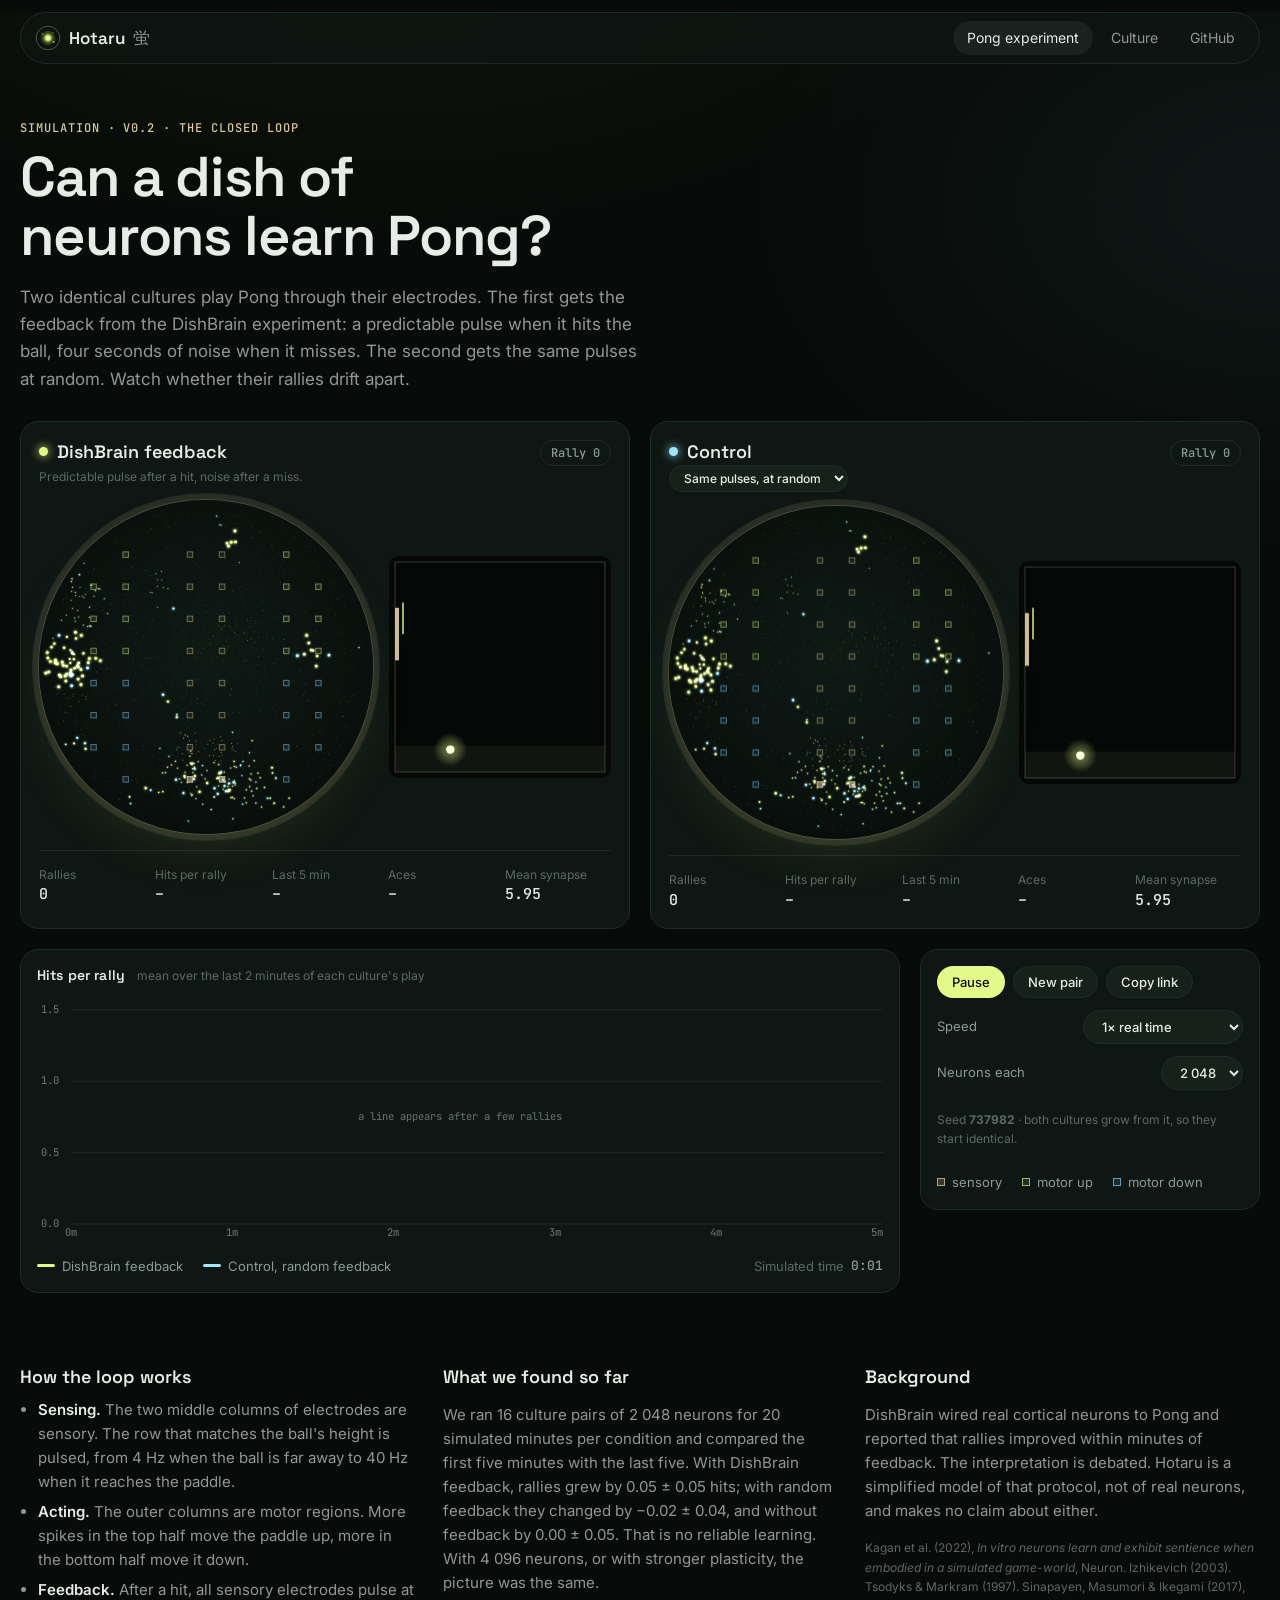
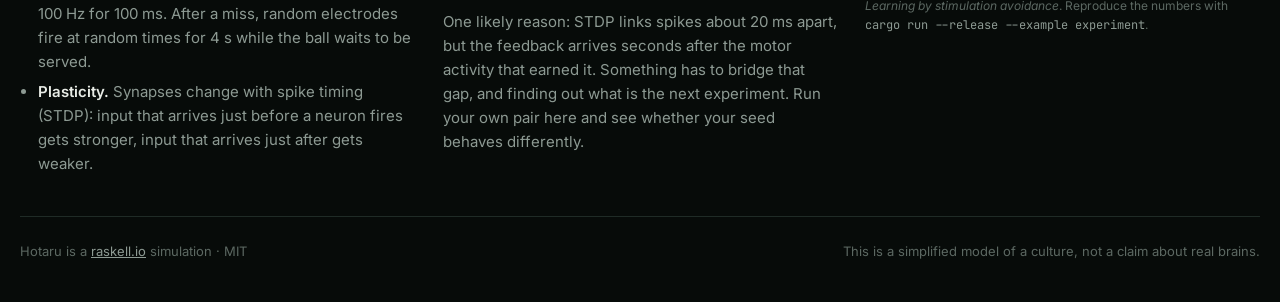
<file: index.html>
<!doctype html>
<html lang="en">
<head>
  <meta charset="utf-8">
  <meta name="viewport" content="width=device-width, initial-scale=1">
  <title>Hotaru · can a dish of neurons learn Pong?</title>
  <meta name="description" content="Two identical simulated neuron cultures play Pong through a 60-electrode array. One gets DishBrain's feedback, the other gets the same pulses at random. Watch whether their rallies diverge.">
  <meta name="color-scheme" content="dark">
  <link rel="icon" href="favicon.svg" type="image/svg+xml">
  <link rel="preconnect" href="https://fonts.googleapis.com">
  <link rel="preconnect" href="https://fonts.gstatic.com" crossorigin>
  <link href="https://fonts.googleapis.com/css2?family=Space+Grotesk:wght@500;600;700&family=Inter:wght@400;500;600&family=JetBrains+Mono:wght@400;500&display=swap" rel="stylesheet">
  <link rel="stylesheet" href="style.css">
</head>
<body>
  <nav class="nav">
    <a class="brand" href="./" aria-label="Hotaru home">
      <img src="favicon.svg" alt="" width="26" height="26">
      <span>Hotaru</span><span class="kanji" lang="ja">蛍</span>
    </a>
    <div class="nav-links">
      <a href="./" aria-current="page">Pong<span class="wide"> experiment</span></a>
      <a href="culture.html">Culture</a>
      <a href="https://github.com/raskell-io/hotaru">GitHub</a>
    </div>
  </nav>

  <main id="top">
    <header class="intro">
      <p class="eyebrow">Simulation · v0.2 · the closed loop</p>
      <h1>Can a dish of neurons learn Pong?</h1>
      <p class="lede">
        Two identical cultures play Pong through their electrodes. The first gets the feedback from
        the DishBrain experiment: a predictable pulse when it hits the ball, four seconds of noise when
        it misses. The second gets the same pulses at random. Watch whether their rallies drift apart.
      </p>
    </header>

    <section class="arena" aria-label="The two cultures">
      <article class="player" id="p-feedback" data-tone="firefly">
        <header class="player-head">
          <div>
            <h2>DishBrain feedback</h2>
            <p class="note">Predictable pulse after a hit, noise after a miss.</p>
          </div>
          <span class="chip" data-role="chip">Playing</span>
        </header>
        <div class="stage">
          <div class="dish small" data-role="dish">
            <canvas data-role="neurons" aria-label="Neurons of the feedback culture"></canvas>
            <canvas data-role="overlay" aria-hidden="true"></canvas>
          </div>
          <canvas class="pong" data-role="pong" aria-label="Pong played by the feedback culture"></canvas>
        </div>
        <dl class="stats">
          <div><dt>Rallies</dt><dd data-stat="rallies">0</dd></div>
          <div><dt>Hits per rally</dt><dd data-stat="mean">–</dd></div>
          <div><dt>Last 5 min</dt><dd data-stat="recent">–</dd></div>
          <div><dt>Aces</dt><dd data-stat="aces">–</dd></div>
          <div><dt>Mean synapse</dt><dd data-stat="weight">–</dd></div>
        </dl>
      </article>

      <article class="player" id="p-control" data-tone="ice">
        <header class="player-head">
          <div>
            <h2>Control</h2>
            <label class="note control-pick">
              <select id="control" aria-label="Control condition">
                <option value="random" selected>Same pulses, at random</option>
                <option value="silent">No feedback at all</option>
              </select>
            </label>
          </div>
          <span class="chip" data-role="chip">Playing</span>
        </header>
        <div class="stage">
          <div class="dish small" data-role="dish">
            <canvas data-role="neurons" aria-label="Neurons of the control culture"></canvas>
            <canvas data-role="overlay" aria-hidden="true"></canvas>
          </div>
          <canvas class="pong" data-role="pong" aria-label="Pong played by the control culture"></canvas>
        </div>
        <dl class="stats">
          <div><dt>Rallies</dt><dd data-stat="rallies">0</dd></div>
          <div><dt>Hits per rally</dt><dd data-stat="mean">–</dd></div>
          <div><dt>Last 5 min</dt><dd data-stat="recent">–</dd></div>
          <div><dt>Aces</dt><dd data-stat="aces">–</dd></div>
          <div><dt>Mean synapse</dt><dd data-stat="weight">–</dd></div>
        </dl>
      </article>
    </section>

    <section class="lower">
      <div class="card chart-card">
        <div class="trace-head">
          <h2>Hits per rally</h2>
          <span class="note">mean over the last 2 minutes of each culture's play</span>
        </div>
        <canvas id="chart" aria-label="Hits per rally over time for both cultures"></canvas>
        <p class="legend left">
          <span><i class="line firefly"></i>DishBrain feedback</span>
          <span><i class="line ice"></i><span id="legend-control">Control, random feedback</span></span>
          <span class="muted">Simulated time <b id="s-time">0:00</b></span>
        </p>
      </div>

      <div class="card controls">
        <div class="row">
          <button id="play" class="btn primary" aria-pressed="true">Pause</button>
          <button id="new" class="btn">New pair</button>
          <button id="share" class="btn" title="Copy a link to this pair">Copy link</button>
        </div>
        <label>Speed
          <select id="speed">
            <option value="1" selected>1× real time</option>
            <option value="2">2×</option>
            <option value="5">5×</option>
            <option value="10">10×</option>
            <option value="1000">As fast as possible</option>
          </select>
        </label>
        <label>Neurons each
          <select id="size">
            <option value="1024">1 024</option>
            <option value="2048" selected>2 048</option>
            <option value="4096">4 096</option>
          </select>
        </label>
        <p class="note">Seed <b id="s-seed">–</b> · both cultures grow from it, so they start identical.</p>
        <p class="note" id="slow" hidden>Your device can't keep up at this speed; running as fast as it can.</p>
        <p class="legend left roles">
          <span><i class="sq sensory"></i>sensory</span>
          <span><i class="sq up"></i>motor up</span>
          <span><i class="sq down"></i>motor down</span>
        </p>
      </div>
    </section>

    <section class="about" id="about">
      <div>
        <h2>How the loop works</h2>
        <ul>
          <li><b>Sensing.</b> The two middle columns of electrodes are sensory. The row that matches the ball's height is pulsed, from 4 Hz when the ball is far away to 40 Hz when it reaches the paddle.</li>
          <li><b>Acting.</b> The outer columns are motor regions. More spikes in the top half move the paddle up, more in the bottom half move it down.</li>
          <li><b>Feedback.</b> After a hit, all sensory electrodes pulse at 100 Hz for 100 ms. After a miss, random electrodes fire at random times for 4 s while the ball waits to be served.</li>
          <li><b>Plasticity.</b> Synapses change with spike timing (STDP): input that arrives just before a neuron fires gets stronger, input that arrives just after gets weaker.</li>
        </ul>
      </div>
      <div>
        <h2>What we found so far</h2>
        <p>
          We ran 16 culture pairs of 2 048 neurons for 20 simulated minutes per condition and compared
          the first five minutes with the last five. With DishBrain feedback, rallies grew by
          0.05 ± 0.05 hits; with random feedback they changed by −0.02 ± 0.04, and without feedback by
          0.00 ± 0.05. That is no reliable learning. With 4 096 neurons, or with stronger plasticity,
          the picture was the same.
        </p>
        <p>
          One likely reason: STDP links spikes about 20 ms apart, but the feedback arrives seconds after
          the motor activity that earned it. Something has to bridge that gap, and finding out what is
          the next experiment. Run your own pair here and see whether your seed behaves differently.
        </p>
      </div>
      <div>
        <h2>Background</h2>
        <p>
          DishBrain wired real cortical neurons to Pong and reported that rallies improved within
          minutes of feedback. The interpretation is debated. Hotaru is a simplified model of that
          protocol, not of real neurons, and makes no claim about either.
        </p>
        <p class="refs">
          Kagan et al. (2022), <i>In vitro neurons learn and exhibit sentience when embodied in a simulated
          game-world</i>, Neuron. Izhikevich (2003). Tsodyks &amp; Markram (1997). Sinapayen, Masumori &amp;
          Ikegami (2017), <i>Learning by stimulation avoidance</i>. Reproduce the numbers with
          <code>cargo run --release --example experiment</code>.
        </p>
      </div>
    </section>
  </main>

  <footer class="foot">
    <span>Hotaru is a <a href="https://raskell.io">raskell.io</a> simulation · MIT</span>
    <span>This is a simplified model of a culture, not a claim about real brains.</span>
  </footer>

  <script type="module" src="app.js"></script>
</body>
</html>
</file>
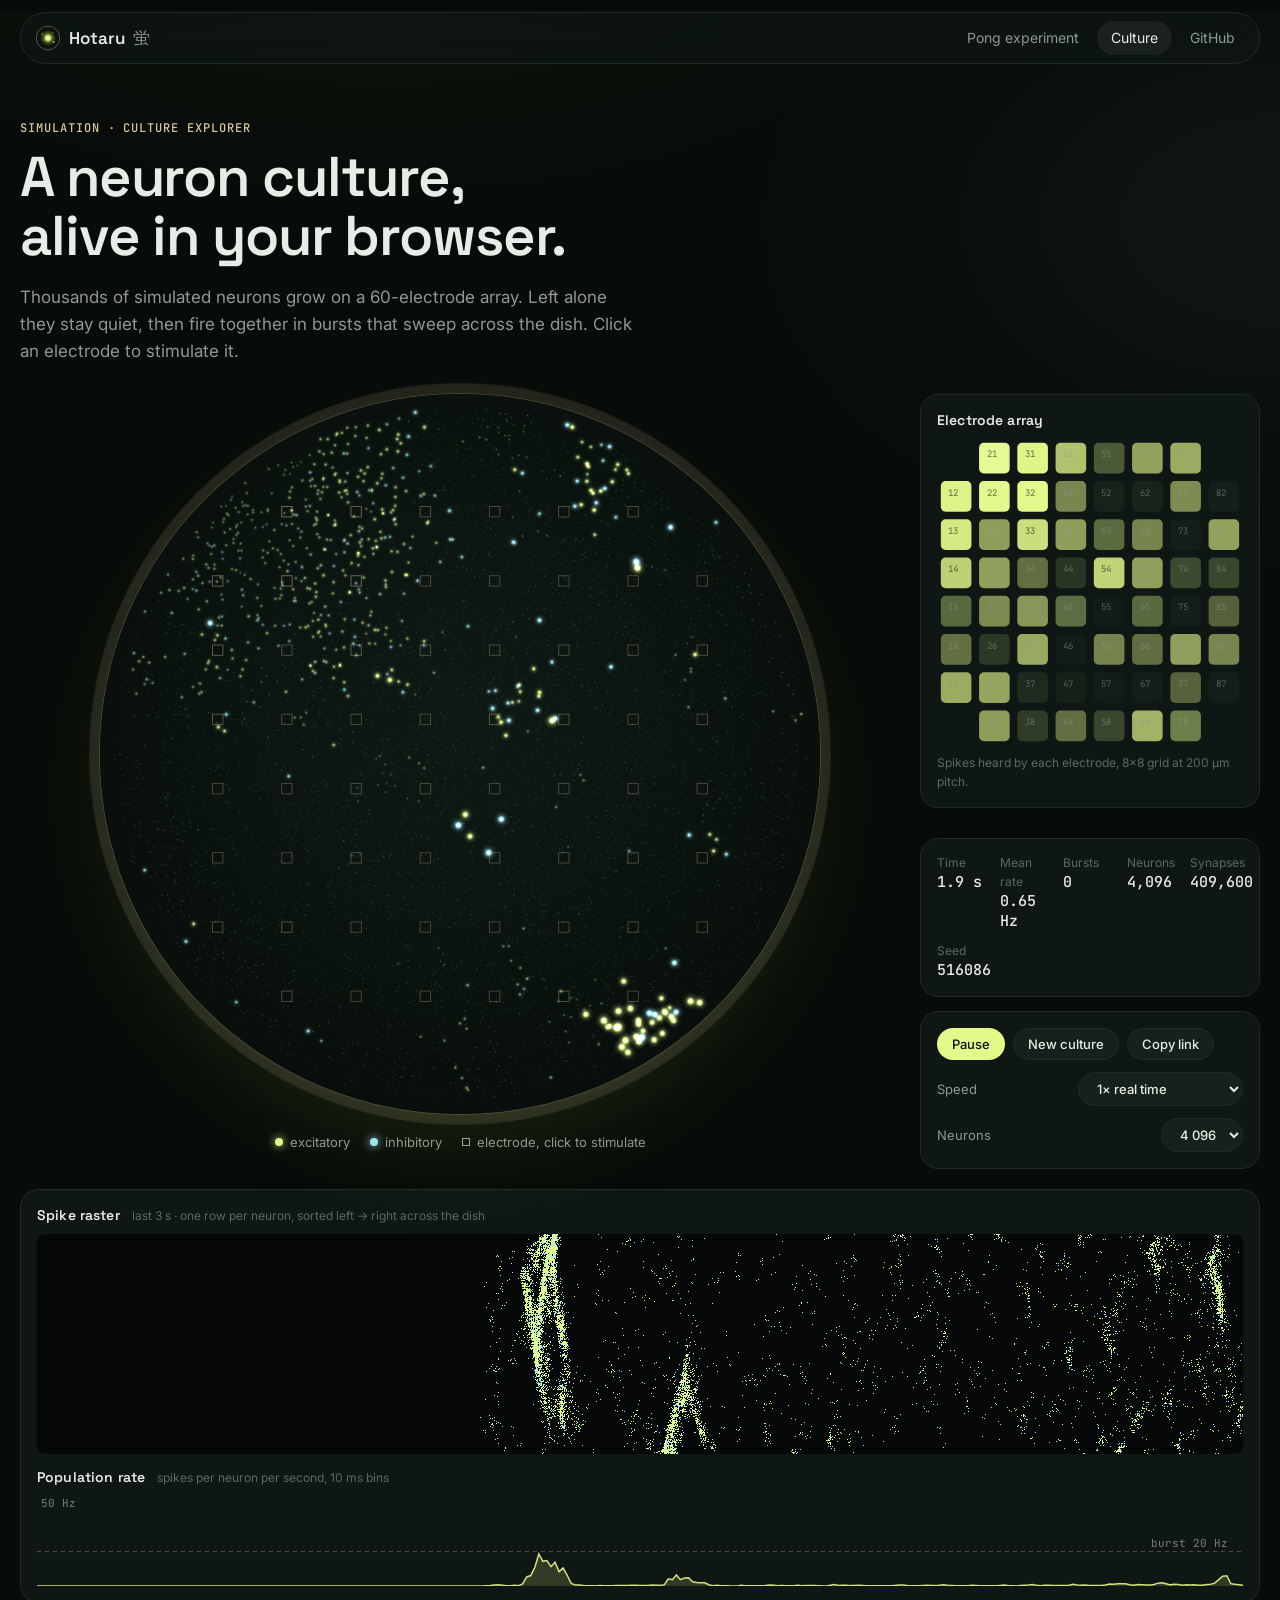
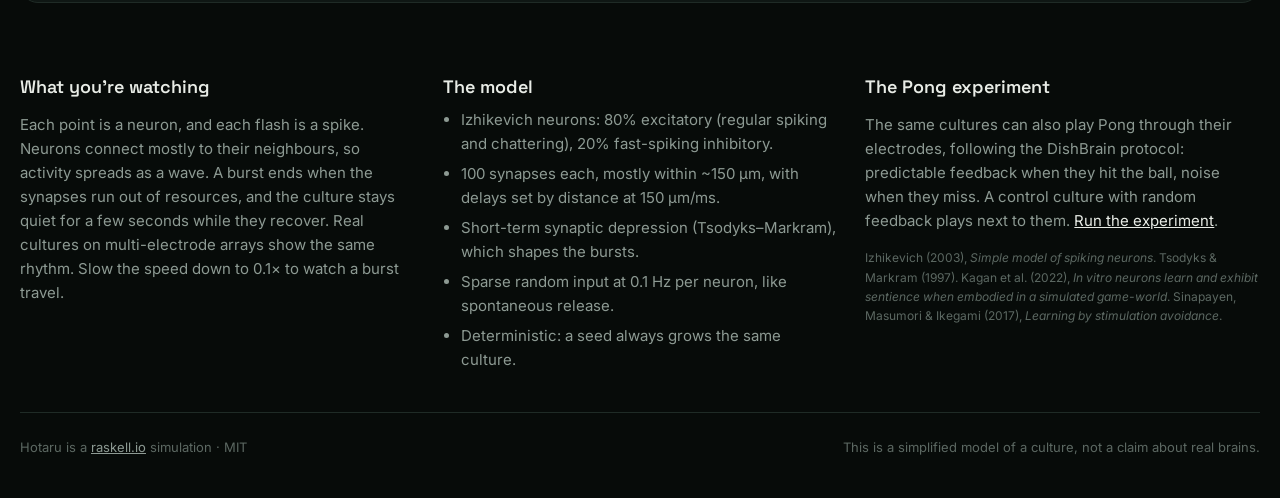
<file: culture.html>
<!doctype html>
<html lang="en">
<head>
  <meta charset="utf-8">
  <meta name="viewport" content="width=device-width, initial-scale=1">
  <title>Hotaru · culture explorer</title>
  <meta name="description" content="Hotaru simulates thousands of spiking neurons growing on a 60-electrode array. Watch network bursts sweep the dish, and stimulate it yourself.">
  <meta name="color-scheme" content="dark">
  <link rel="icon" href="favicon.svg" type="image/svg+xml">
  <link rel="preconnect" href="https://fonts.googleapis.com">
  <link rel="preconnect" href="https://fonts.gstatic.com" crossorigin>
  <link href="https://fonts.googleapis.com/css2?family=Space+Grotesk:wght@500;600;700&family=Inter:wght@400;500;600&family=JetBrains+Mono:wght@400;500&display=swap" rel="stylesheet">
  <link rel="stylesheet" href="style.css">
</head>
<body>
  <nav class="nav">
    <a class="brand" href="./" aria-label="Hotaru home">
      <img src="favicon.svg" alt="" width="26" height="26">
      <span>Hotaru</span><span class="kanji" lang="ja">蛍</span>
    </a>
    <div class="nav-links">
      <a href="./">Pong<span class="wide"> experiment</span></a>
      <a href="culture.html" aria-current="page">Culture</a>
      <a href="https://github.com/raskell-io/hotaru">GitHub</a>
    </div>
  </nav>

  <main id="top">
    <header class="intro">
      <p class="eyebrow">Simulation · culture explorer</p>
      <h1>A neuron culture, alive in your browser.</h1>
      <p class="lede">
        Thousands of simulated neurons grow on a 60-electrode array. Left alone they stay quiet,
        then fire together in bursts that sweep across the dish. Click an electrode to stimulate it.
      </p>
    </header>

    <section class="lab" aria-label="Simulation">
      <div class="dish-wrap">
        <div class="dish" id="dish">
          <canvas id="neurons" aria-label="Neurons in the dish; each flash is a spike"></canvas>
          <canvas id="overlay" aria-hidden="true"></canvas>
          <div class="tip" id="tip" hidden></div>
        </div>
        <p class="legend">
          <span><i class="dot exc"></i>excitatory</span>
          <span><i class="dot inh"></i>inhibitory</span>
          <span><i class="sq"></i>electrode, click to stimulate</span>
        </p>
      </div>

      <aside class="panel">
        <div class="card">
          <h2>Electrode array</h2>
          <canvas id="mea" aria-label="Activity recorded by each of the 60 electrodes"></canvas>
          <p class="note">Spikes heard by each electrode, 8×8 grid at 200 µm pitch.</p>
        </div>

        <div class="card stats" aria-live="off">
          <div><span class="k">Time</span><span class="v" id="s-time">0.0 s</span></div>
          <div><span class="k">Mean rate</span><span class="v" id="s-rate">–</span></div>
          <div><span class="k">Bursts</span><span class="v" id="s-bursts">–</span></div>
          <div><span class="k">Neurons</span><span class="v" id="s-neurons">–</span></div>
          <div><span class="k">Synapses</span><span class="v" id="s-synapses">–</span></div>
          <div><span class="k">Seed</span><span class="v" id="s-seed">–</span></div>
        </div>

        <div class="card controls">
          <div class="row">
            <button id="play" class="btn primary" aria-pressed="true">Pause</button>
            <button id="new" class="btn">New culture</button>
            <button id="share" class="btn" title="Copy a link to this culture">Copy link</button>
          </div>
          <label>Speed
            <select id="speed">
              <option value="0.1">0.1× (watch waves)</option>
              <option value="0.25">¼×</option>
              <option value="0.5">½×</option>
              <option value="1" selected>1× real time</option>
              <option value="2">2×</option>
              <option value="4">4×</option>
            </select>
          </label>
          <label>Neurons
            <select id="size">
              <option value="1024">1 024</option>
              <option value="2048">2 048</option>
              <option value="4096" selected>4 096</option>
              <option value="8192">8 192</option>
            </select>
          </label>
          <p class="note" id="slow" hidden>Your device can't keep up at this speed; running as fast as it can.</p>
        </div>
      </aside>

      <div class="card traces">
        <div class="trace-head">
          <h2>Spike raster</h2>
          <span class="note">last 3 s · one row per neuron, sorted left → right across the dish</span>
        </div>
        <canvas id="raster" aria-label="Spike raster"></canvas>
        <div class="trace-head">
          <h2>Population rate</h2>
          <span class="note">spikes per neuron per second, 10 ms bins</span>
        </div>
        <canvas id="rate" aria-label="Population firing rate"></canvas>
      </div>
    </section>

    <section class="about" id="about">
      <div>
        <h2>What you're watching</h2>
        <p>
          Each point is a neuron, and each flash is a spike. Neurons connect mostly to their neighbours,
          so activity spreads as a wave. A burst ends when the synapses run out of resources, and the
          culture stays quiet for a few seconds while they recover. Real cultures on multi-electrode
          arrays show the same rhythm. Slow the speed down to 0.1× to watch a burst travel.
        </p>
      </div>
      <div>
        <h2>The model</h2>
        <ul>
          <li>Izhikevich neurons: 80% excitatory (regular spiking and chattering), 20% fast-spiking inhibitory.</li>
          <li>100 synapses each, mostly within ~150 µm, with delays set by distance at 150 µm/ms.</li>
          <li>Short-term synaptic depression (Tsodyks–Markram), which shapes the bursts.</li>
          <li>Sparse random input at 0.1 Hz per neuron, like spontaneous release.</li>
          <li>Deterministic: a seed always grows the same culture.</li>
        </ul>
      </div>
      <div>
        <h2>The Pong experiment</h2>
        <p>
          The same cultures can also play Pong through their electrodes, following the DishBrain
          protocol: predictable feedback when they hit the ball, noise when they miss. A control
          culture with random feedback plays next to them.
          <a href="./">Run the experiment</a>.
        </p>
        <p class="refs">
          Izhikevich (2003), <i>Simple model of spiking neurons</i>. Tsodyks &amp; Markram (1997).
          Kagan et al. (2022), <i>In vitro neurons learn and exhibit sentience when embodied in a simulated
          game-world</i>. Sinapayen, Masumori &amp; Ikegami (2017), <i>Learning by stimulation avoidance</i>.
        </p>
      </div>
    </section>
  </main>

  <footer class="foot">
    <span>Hotaru is a <a href="https://raskell.io">raskell.io</a> simulation · MIT</span>
    <span>This is a simplified model of a culture, not a claim about real brains.</span>
  </footer>

  <script type="module" src="culture.js"></script>
</body>
</html>
</file>
<file: style.css>
:root {
  --bg: #070b09;
  --bg-2: #0d1411;
  --card: #0f1714;
  --line: #1f2b26;
  --text: #e8ece6;
  --muted: #8d9a93;
  --faint: #5c6862;
  --firefly: #e3f98a;
  --ice: #9fe7ff;
  --champagne: #d9c79c;
  --radius: 18px;
  --sans: Inter, system-ui, sans-serif;
  --display: "Space Grotesk", Inter, system-ui, sans-serif;
  --mono: "JetBrains Mono", ui-monospace, monospace;
  color-scheme: dark;
}

* { box-sizing: border-box; }

html { background: var(--bg); }

body {
  margin: 0;
  background:
    radial-gradient(1200px 700px at 30% -10%, rgba(159, 207, 58, 0.07), transparent 60%),
    radial-gradient(900px 600px at 100% 10%, rgba(159, 231, 255, 0.05), transparent 60%),
    var(--bg);
  color: var(--text);
  font: 15px/1.6 var(--sans);
  -webkit-font-smoothing: antialiased;
}

a { color: var(--text); }

.nav {
  position: sticky;
  top: 12px;
  z-index: 10;
  display: flex;
  align-items: center;
  justify-content: space-between;
  gap: 16px;
  width: min(1240px, calc(100% - 32px));
  margin: 12px auto 0;
  padding: 8px 10px 8px 14px;
  border-radius: 999px;
  background: rgba(15, 23, 20, 0.72);
  backdrop-filter: blur(12px);
  border: 1px solid var(--line);
}

.brand {
  display: flex;
  align-items: center;
  gap: 8px;
  font: 600 17px var(--display);
  text-decoration: none;
}

.brand .kanji { color: var(--muted); font-weight: 500; }

.nav-links { display: flex; gap: 4px; }

.nav-links a {
  padding: 6px 14px;
  border-radius: 999px;
  color: var(--muted);
  text-decoration: none;
  font-size: 14px;
}

.nav-links a:hover { color: var(--text); background: rgba(255, 255, 255, 0.05); }

main { width: min(1240px, calc(100% - 32px)); margin: 0 auto; }

.intro { padding: 56px 0 28px; max-width: 760px; }

.eyebrow {
  margin: 0 0 12px;
  color: var(--champagne);
  font: 500 12px var(--mono);
  letter-spacing: 0.08em;
  text-transform: uppercase;
}

h1 {
  margin: 0;
  font: 600 clamp(32px, 5vw, 56px)/1.05 var(--display);
  letter-spacing: -0.02em;
  text-wrap: balance;
}

.lede { margin: 18px 0 0; color: var(--muted); font-size: 17px; max-width: 620px; }

.lab {
  display: grid;
  grid-template-columns: minmax(0, 1fr) 340px;
  gap: 20px;
  align-items: start;
}

.dish-wrap { min-width: 0; }

.dish {
  position: relative;
  width: min(100%, 720px);
  aspect-ratio: 1;
  margin: 0 auto;
  border-radius: 50%;
  background:
    radial-gradient(circle at 50% 45%, #0f1a15 0%, #0a120e 55%, #060a08 100%);
  box-shadow:
    0 0 0 1px rgba(217, 199, 156, 0.18),
    0 0 0 10px rgba(217, 199, 156, 0.03),
    0 0 0 11px rgba(217, 199, 156, 0.1),
    0 40px 120px -30px rgba(159, 207, 58, 0.18);
}

.dish canvas {
  position: absolute;
  inset: 0;
  width: 100%;
  height: 100%;
  border-radius: 50%;
}

#overlay { cursor: default; }

.tip {
  position: absolute;
  padding: 3px 8px;
  border-radius: 6px;
  background: rgba(7, 11, 9, 0.9);
  border: 1px solid var(--line);
  font: 12px var(--mono);
  color: var(--text);
  pointer-events: none;
  transform: translate(-50%, -150%);
  white-space: nowrap;
}

.legend {
  display: flex;
  flex-wrap: wrap;
  justify-content: center;
  gap: 8px 20px;
  margin: 18px 0 0;
  color: var(--muted);
  font-size: 13px;
}

.legend span { display: inline-flex; align-items: center; gap: 7px; }

.dot { width: 8px; height: 8px; border-radius: 50%; display: inline-block; }
.dot.exc { background: var(--firefly); box-shadow: 0 0 8px var(--firefly); }
.dot.inh { background: var(--ice); box-shadow: 0 0 8px var(--ice); }
.sq { width: 8px; height: 8px; display: inline-block; border: 1px solid var(--champagne); opacity: 0.8; }

.panel { display: grid; gap: 14px; }

.card {
  background: var(--card);
  border: 1px solid var(--line);
  border-radius: var(--radius);
  padding: 16px;
}

.card h2 {
  margin: 0 0 10px;
  font: 600 14px var(--display);
  letter-spacing: 0.01em;
}

.note { margin: 8px 0 0; color: var(--faint); font-size: 12px; }

#mea { width: 100%; aspect-ratio: 1; display: block; cursor: pointer; }

.stats { display: grid; grid-template-columns: 1fr 1fr; gap: 10px 16px; }
.stats div { display: flex; flex-direction: column; }
.stats .k { color: var(--faint); font-size: 12px; }
.stats .v { font: 500 15px var(--mono); font-variant-numeric: tabular-nums; }

.controls { display: grid; gap: 12px; }
.controls .row { display: flex; flex-wrap: wrap; gap: 8px; }

.controls label {
  display: flex;
  align-items: center;
  justify-content: space-between;
  gap: 12px;
  color: var(--muted);
  font-size: 13px;
}

select, .btn {
  font: 500 13px var(--sans);
  color: var(--text);
  background: #16211c;
  border: 1px solid var(--line);
  border-radius: 999px;
  padding: 7px 14px;
}

select { padding-right: 10px; }

.btn { cursor: pointer; }
.btn:hover { border-color: #2f3f38; background: #1a2721; }
.btn.primary { background: var(--firefly); color: #0b120e; border-color: transparent; }
.btn.primary:hover { background: #eefca9; }

.traces { grid-column: 1 / -1; }
.trace-head { display: flex; flex-wrap: wrap; align-items: baseline; gap: 4px 12px; }
.trace-head .note { margin: 0; }
.trace-head + canvas { margin-bottom: 14px; }
#raster { width: 100%; height: 220px; display: block; border-radius: 8px; background: #050806; }
#rate { width: 100%; height: 90px; display: block; margin-bottom: 0 !important; }

.about {
  display: grid;
  grid-template-columns: repeat(3, minmax(0, 1fr));
  gap: 28px;
  padding: 72px 0 40px;
}

.about h2 { margin: 0 0 10px; font: 600 18px var(--display); }
.about p, .about li { color: var(--muted); }
.about ul { margin: 0; padding-left: 18px; }
.about li + li { margin-top: 6px; }
.refs { font-size: 12px; color: var(--faint) !important; }

.foot {
  display: flex;
  flex-wrap: wrap;
  justify-content: space-between;
  gap: 8px 24px;
  width: min(1240px, calc(100% - 32px));
  margin: 0 auto;
  padding: 24px 0 40px;
  border-top: 1px solid var(--line);
  color: var(--faint);
  font-size: 13px;
}

.foot a { color: var(--muted); }

@media (max-width: 980px) {
  .lab { grid-template-columns: minmax(0, 1fr); }
  .panel { grid-template-columns: repeat(auto-fit, minmax(260px, 1fr)); }
  .about { grid-template-columns: minmax(0, 1fr); gap: 20px; padding-top: 48px; }
}

@media (max-width: 520px) {
  .intro { padding-top: 36px; }
  .nav-links a { padding: 6px 10px; }
  #raster { height: 160px; }
}

/* --- navigation state ------------------------------------------------------ */

.nav-links a[aria-current="page"] { color: var(--text); background: rgba(255, 255, 255, 0.06); }

/* --- the Pong experiment ------------------------------------------------------ */

.arena {
  display: grid;
  grid-template-columns: repeat(2, minmax(0, 1fr));
  gap: 20px;
}

.player {
  background: var(--card);
  border: 1px solid var(--line);
  border-radius: var(--radius);
  padding: 18px;
  min-width: 0;
}

.player-head {
  display: flex;
  align-items: flex-start;
  justify-content: space-between;
  gap: 12px;
  margin-bottom: 14px;
}

.player-head h2 { margin: 0; font: 600 18px var(--display); }
.player-head .note { margin-top: 4px; }
.player[data-tone="firefly"] h2::before,
.player[data-tone="ice"] h2::before {
  content: "";
  display: inline-block;
  width: 9px;
  height: 9px;
  margin-right: 9px;
  border-radius: 50%;
  vertical-align: 2px;
}
.player[data-tone="firefly"] h2::before { background: var(--firefly); box-shadow: 0 0 10px var(--firefly); }
.player[data-tone="ice"] h2::before { background: var(--ice); box-shadow: 0 0 10px var(--ice); }

.control-pick select { margin-top: 2px; padding: 4px 10px; font-size: 12px; }

.chip {
  flex: none;
  padding: 4px 10px;
  border-radius: 999px;
  border: 1px solid var(--line);
  color: var(--muted);
  font: 500 12px var(--mono);
  white-space: nowrap;
}
.chip[data-state="predictable"] { color: #0b120e; background: var(--champagne); border-color: transparent; }
.chip[data-state="unpredictable"] { color: #ffd9d4; background: rgba(255, 120, 110, 0.18); border-color: rgba(255, 120, 110, 0.4); }

.stage {
  display: grid;
  grid-template-columns: minmax(0, 3fr) minmax(0, 2fr);
  gap: 16px;
  align-items: center;
}

.dish.small {
  width: 100%;
  box-shadow:
    0 0 0 1px rgba(217, 199, 156, 0.18),
    0 0 0 6px rgba(217, 199, 156, 0.03),
    0 0 0 7px rgba(217, 199, 156, 0.1),
    0 24px 60px -24px rgba(159, 207, 58, 0.18);
  transition: box-shadow 0.25s ease;
}
.dish.small[data-state="predictable"] {
  box-shadow: 0 0 0 1px rgba(217, 199, 156, 0.7), 0 0 0 7px rgba(217, 199, 156, 0.25), 0 0 40px rgba(217, 199, 156, 0.35);
}
.dish.small[data-state="unpredictable"] {
  box-shadow: 0 0 0 1px rgba(255, 120, 110, 0.5), 0 0 0 7px rgba(255, 120, 110, 0.12), 0 0 40px rgba(255, 120, 110, 0.2);
}

.pong { width: 100%; aspect-ratio: 1; display: block; border-radius: 10px; }

.stats.stats {
  display: grid;
  grid-template-columns: repeat(5, minmax(0, 1fr));
  gap: 10px;
  margin: 16px 0 0;
  padding-top: 14px;
  border-top: 1px solid var(--line);
}
.player .stats div { display: flex; flex-direction: column; min-width: 0; }
.player .stats dt { color: var(--faint); font-size: 12px; }
.player .stats dd { margin: 0; font: 500 15px var(--mono); font-variant-numeric: tabular-nums; overflow-wrap: anywhere; }

.lower {
  display: grid;
  grid-template-columns: minmax(0, 1fr) 340px;
  gap: 20px;
  margin-top: 20px;
  align-items: start;
}

#chart { width: 100%; height: 240px; display: block; margin-top: 8px; }

.legend.left { justify-content: flex-start; margin-top: 12px; }
.legend .muted { color: var(--faint); margin-left: auto; }
.legend .muted b { color: var(--muted); font: 500 13px var(--mono); }
.line { width: 18px; height: 3px; border-radius: 2px; display: inline-block; }
.line.firefly { background: var(--firefly); }
.line.ice { background: var(--ice); }
.sq.sensory { border-color: var(--champagne); background: rgba(217, 199, 156, 0.25); }
.sq.up { border-color: rgb(190, 225, 120); background: rgba(190, 225, 120, 0.15); }
.sq.down { border-color: rgb(120, 190, 225); background: rgba(120, 190, 225, 0.15); }
.roles { margin-top: 2px; }

.about code { font: 12px var(--mono); color: var(--muted); }
.about li b { color: var(--text); font-weight: 600; }

@media (max-width: 1100px) {
  .arena { grid-template-columns: minmax(0, 1fr); }
  .lower { grid-template-columns: minmax(0, 1fr); }
}

@media (max-width: 560px) {
  .stage { grid-template-columns: minmax(0, 1fr); }
  .pong { max-width: 320px; margin: 0 auto; }
  .stats.stats { grid-template-columns: repeat(3, minmax(0, 1fr)); }
}

.nav-links a { white-space: nowrap; }

@media (max-width: 520px) {
  .nav .kanji, .nav .wide { display: none; }
  .nav { padding-left: 10px; }
}
</file>
